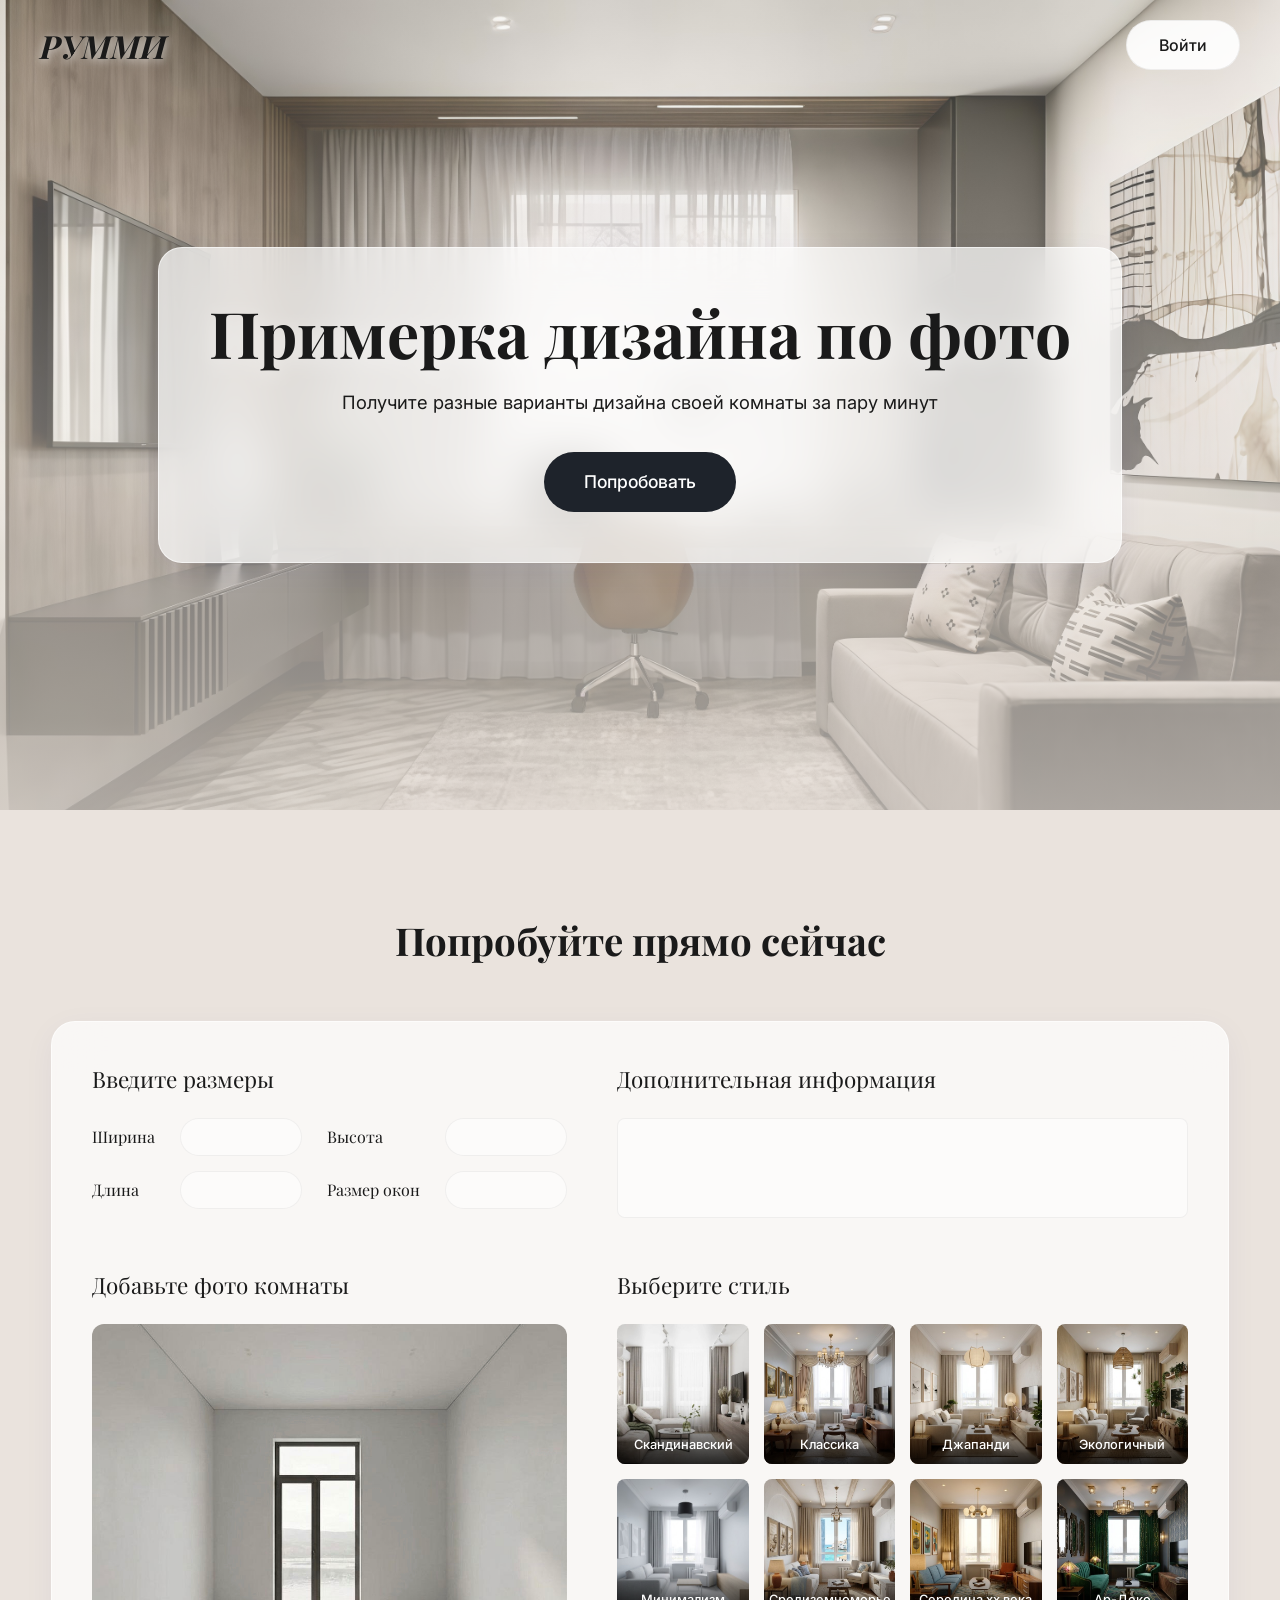
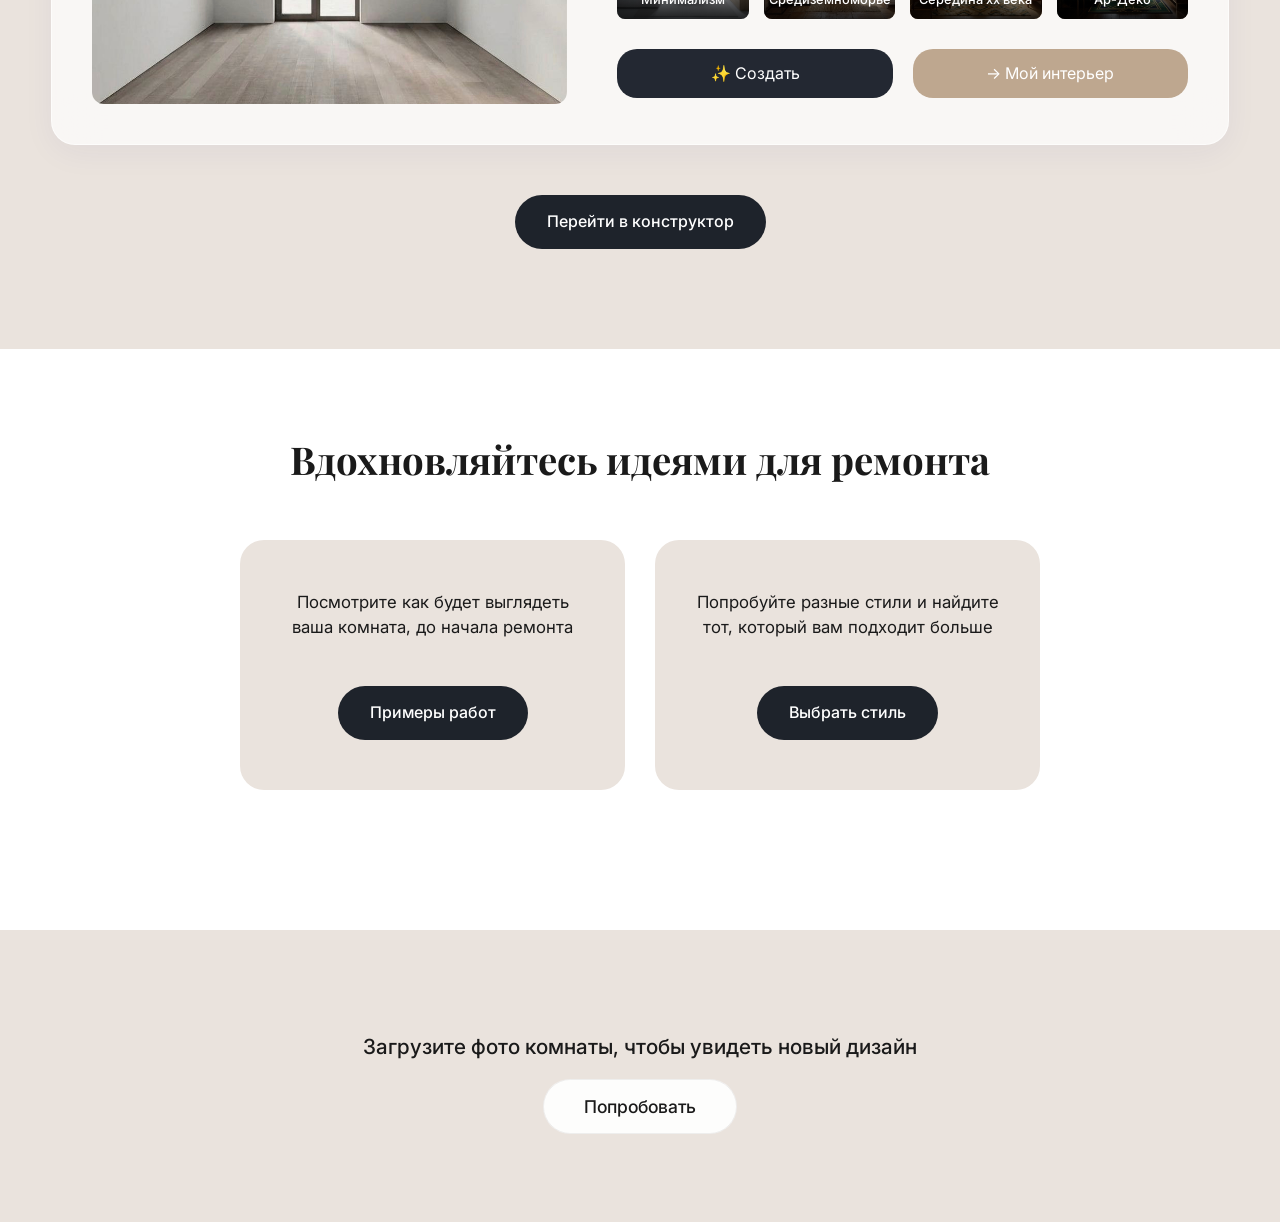
<file: index.html>
<!DOCTYPE html>
<html lang="ru">

<head>
    <meta charset="UTF-8">
    <meta name="viewport" content="width=device-width, initial-scale=1.0">
    <title>РУММИ — Примерка дизайна по фото</title>
    <link rel="preconnect" href="https://fonts.googleapis.com">
    <link rel="preconnect" href="https://fonts.gstatic.com" crossorigin>
    <link
        href="https://fonts.googleapis.com/css2?family=Inter:wght@400;500&family=Playfair+Display:ital,wght@0,700;1,700&display=swap"
        rel="stylesheet">
    <link rel="stylesheet" href="index.css?v=1.1">
    <style>
        .hero {
            position: relative;
            height: 90vh;
            background: url('images/Main.jpg') center/cover no-repeat fixed;
            display: flex;
            align-items: center;
            justify-content: center;
            text-align: center;
            overflow: hidden;
        }


        .hero::before {
            content: '';
            position: absolute;
            inset: 0;
            background: linear-gradient(to bottom, rgba(234, 227, 221, 0.2), rgba(234, 227, 221, 0.7));
        }

        .hero-content {
            position: relative;
            z-index: 1;
            max-width: 1200px;
            padding: 50px;
            border-radius: var(--radius-lg);
        }

        .hero h1 {
            margin-bottom: 20px;
            text-shadow: 0 4px 20px rgba(255, 255, 255, 0.5);
        }

        .hero p {
            font-size: 1.15rem;
            margin-bottom: 35px;
            color: var(--text-dark);
            opacity: 0.9;
        }

        .section-preview {
            padding: 100px 20px;
            text-align: center;
            background: var(--primary-bg);
            position: relative;
            z-index: 2;
            overflow: hidden;
        }

        .section-preview h2 {
            margin-bottom: 50px;
        }

        .preview-wrapper {
            width: 100%;
            display: flex;
            justify-content: center;
        }

        .preview-mockup {
            width: 95%;
            max-width: 1300px;
            border-radius: var(--radius-lg);
            padding: 40px;
            pointer-events: none;
            /* Неинтерактивно */
            user-select: none;
            text-align: left;
            /* На десктопе немного масштабируем, чтобы поместилось элегантно */
            transform: scale(0.85);
            transform-origin: top center;
            margin-bottom: -50px;
        }

        /* Стили мокапа (обновленная копия из create.html) */
        .mockup-grid {
            display: grid;
            grid-template-columns: 1fr 1.2fr;
            gap: 50px;
        }

        .mock-title {
            font-family: var(--font-heading);
            font-size: 1.4rem;
            margin-bottom: 20px;
            color: var(--text-dark);
        }

        .mock-sizes-grid {
            display: grid;
            grid-template-columns: auto 1fr auto 1fr;
            gap: 15px 25px;
            align-items: center;
        }

        .mock-sizes-grid label {
            font-family: var(--font-heading);
            font-size: 1rem;
            color: var(--text-dark);
        }

        .mock-input {
            background: rgba(255, 255, 255, 0.5);
            border-radius: 20px;
            height: 38px;
            width: 100%;
            border: 1px solid rgba(0, 0, 0, 0.05);
        }

        .mock-textarea {
            background: rgba(255, 255, 255, 0.5);
            border-radius: 8px;
            height: 100px;
            width: 100%;
            border: 1px solid rgba(0, 0, 0, 0.05);
        }

        .mock-upload {
            background: rgba(255, 255, 255, 0.5);
            border: 2px dashed rgba(0, 0, 0, 0.15);
            height: 380px;
            border-radius: 12px;
            display: flex;
            flex-direction: column;
            align-items: center;
            justify-content: center;
            color: #666;
            font-family: var(--font-heading);
            font-size: 1.1rem;
        }

        .mock-upload .mock-icon {
            font-size: 3rem;
            margin-bottom: 15px;
        }

        .mock-styles-grid {
            display: grid;
            grid-template-columns: repeat(4, 1fr);
            gap: 15px;
            margin-bottom: 30px;
        }

        .mock-style-card {
            position: relative;
            border-radius: 8px;
            overflow: hidden;
            height: 140px;
        }

        .mock-style-card img {
            width: 100%;
            height: 100%;
            object-fit: cover;
        }

        .mock-style-name {
            position: absolute;
            bottom: 0;
            left: 0;
            width: 100%;
            background: linear-gradient(transparent, rgba(0, 0, 0, 0.8));
            color: #fff;
            font-size: 0.8rem;
            text-align: center;
            padding: 20px 4px 8px;
            font-weight: 500;
        }

        .mock-buttons {
            display: flex;
            gap: 20px;
        }

        .mock-btn-dark {
            background: #232832;
            color: #fff;
            padding: 12px 20px;
            border-radius: 20px;
            flex: 1;
            text-align: center;
        }

        .mock-btn-light {
            background: #bea78f;
            color: #fff;
            padding: 12px 20px;
            border-radius: 20px;
            flex: 1;
            text-align: center;
        }

        .inspiration {
            text-align: center;
            padding: 80px 20px;
            background: var(--white);
        }

        .inspiration h2 {
            margin-bottom: 50px;
        }

        .cards-grid {
            display: grid;
            grid-template-columns: 1fr 1fr;
            gap: 30px;
            max-width: 800px;
            margin: 0 auto 60px;
        }

        .card {
            background: var(--primary-bg);
            padding: 50px 40px;
            border-radius: var(--radius-lg);
            display: flex;
            flex-direction: column;
            justify-content: space-between;
            align-items: center;
            min-height: 250px;
        }

        .card p {
            font-size: 1.05rem;
            margin-bottom: 30px;
            color: var(--text-dark);
            line-height: 1.5;
        }

        .final-cta {
            text-align: center;
            padding: 100px 20px;
            background: var(--primary-bg);
        }

        .final-cta p {
            font-size: 1.3rem;
            margin-bottom: 30px;
            font-weight: 500;
        }

        /* Навигация */
        nav {
            display: flex;
            justify-content: space-between;
            align-items: center;
            padding: 20px 40px;
            position: absolute;
            top: 0;
            left: 0;
            width: 100%;
            z-index: 10;
        }

        .logo {
            font-family: var(--font-heading);
            font-size: 2rem;
            font-style: italic;
            font-weight: 700;
            text-shadow: 0 2px 10px rgba(255, 255, 255, 0.8);
        }

        /* Адаптивность для главной страницы (включая мокап) */
        @media (max-width: 1100px) {
            .mockup-grid {
                grid-template-columns: 1fr;
                gap: 30px;
            }

            .mock-upload {
                height: 250px;
            }

            .preview-mockup {
                transform: scale(0.9);
                margin-bottom: -50px;
                padding: 30px;
            }
        }

        @media (max-width: 768px) {
            .cards-grid {
                grid-template-columns: 1fr;
            }

            .mock-sizes-grid {
                grid-template-columns: 1fr;
                gap: 10px;
            }

            .mock-styles-grid {
                grid-template-columns: repeat(2, 1fr);
            }

            .mock-buttons {
                flex-direction: column;
            }

            .mock-style-card {
                height: 120px;
            }

            .preview-mockup {
                transform: scale(1);
                margin-bottom: 0;
                width: 100%;
                padding: 20px;
            }

            .hero-content {
                padding: 30px;
            }
        }
    </style>
</head>

<body>
    <nav class="fade-in">
        <a href="index.html" class="logo">РУММИ</a>
        <div class="nav-right">
            <a href="auth.html" class="btn-light hover-card">Войти</a>
        </div>
    </nav>

    <main>
        <section class="hero">
            <div class="hero-content glass-panel fade-in delay-1">
                <h1 class="stagger-item" style="animation-delay: 0.2s;">Примерка дизайна по фото</h1>
                <p class="stagger-item" style="animation-delay: 0.3s;">Получите разные варианты дизайна своей комнаты за
                    пару минут</p>
                <div class="stagger-item" style="animation-delay: 0.4s;">
                    <a href="create.html" class="btn-dark hover-card"
                        style="font-size: 1.1rem; padding: 16px 40px;">Попробовать</a>
                </div>
            </div>
        </section>

        <section class="section-preview">
            <h2 class="scroll-reveal">Попробуйте прямо сейчас</h2>

            <div class="preview-wrapper">
                <div class="preview-mockup glass-panel scroll-reveal delay-1">
                    <div class="mockup-grid">
                        <!-- Top Left -->
                        <div>
                            <div class="mock-title">Введите размеры</div>
                            <div class="mock-sizes-grid">
                                <label>Ширина</label>
                                <div class="mock-input"></div>
                                <label>Высота</label>
                                <div class="mock-input"></div>
                                <label>Длина</label>
                                <div class="mock-input"></div>
                                <label>Размер окон</label>
                                <div class="mock-input"></div>
                            </div>
                        </div>
                        <!-- Top Right -->
                        <div>
                            <div class="mock-title">Дополнительная информация</div>
                            <div class="mock-textarea"></div>
                        </div>
                        <!-- Bottom Left -->
                        <div>
                            <div class="mock-title">Добавьте фото комнаты</div>
                            <div class="mock-upload" style="padding: 0; overflow: hidden; border: none;">
                                <img src="images/Пустая.jpg" style="width: 100%; height: 100%; object-fit: cover;">
                            </div>
                        </div>
                        <!-- Bottom Right -->
                        <div>
                            <div class="mock-title">Выберите стиль</div>
                            <div class="mock-styles-grid">
                                <div class="mock-style-card"><img src="images/Скандинавский.jpg">
                                    <div class="mock-style-name">Скандинавский</div>
                                </div>
                                <div class="mock-style-card"><img src="images/Классика.jpg">
                                    <div class="mock-style-name">Классика</div>
                                </div>
                                <div class="mock-style-card"><img src="images/Джапанди.jpg">
                                    <div class="mock-style-name">Джапанди</div>
                                </div>
                                <div class="mock-style-card"><img src="images/Экологичный.jpg">
                                    <div class="mock-style-name">Экологичный</div>
                                </div>
                                <div class="mock-style-card"><img src="images/Минимализм.jpg">
                                    <div class="mock-style-name">Минимализм</div>
                                </div>
                                <div class="mock-style-card"><img src="images/Средиземноморский.jpg">
                                    <div class="mock-style-name">Средиземноморье</div>
                                </div>
                                <div class="mock-style-card"><img src="images/Середина 20 века.jpg">
                                    <div class="mock-style-name">Середина xx века</div>
                                </div>
                                <div class="mock-style-card"><img src="images/Ар-деко.jpg">
                                    <div class="mock-style-name">Ар-Деко</div>
                                </div>
                            </div>
                            <div class="mock-buttons">
                                <div class="mock-btn-dark">✨ Создать</div>
                                <div class="mock-btn-light">→ Мой интерьер</div>
                            </div>
                        </div>
                    </div>
                </div>
            </div>

            <a href="create.html" class="btn-dark hover-card scroll-reveal delay-2"
                style="margin-top: 100px; position: relative; z-index: 2;">Перейти в конструктор</a>
        </section>

        <section class="inspiration">
            <h2 class="scroll-reveal">Вдохновляйтесь идеями для ремонта</h2>
            <div class="cards-grid">
                <div class="card hover-card scroll-reveal delay-1">
                    <p>Посмотрите как будет выглядеть ваша комната, до начала ремонта</p>
                    <a href="gallery.html" class="btn-dark">Примеры работ</a>
                </div>
                <div class="card hover-card scroll-reveal delay-2">
                    <p>Попробуйте разные стили и найдите тот, который вам подходит больше</p>
                    <a href="create.html" class="btn-dark">Выбрать стиль</a>
                </div>
            </div>
        </section>

        <section class="final-cta">
            <p class="scroll-reveal">Загрузите фото комнаты, чтобы увидеть новый дизайн</p>
            <div class="scroll-reveal delay-1">
                <a href="create.html" class="btn-light hover-card"
                    style="font-size: 1.1rem; padding: 16px 40px;">Попробовать</a>
            </div>
        </section>
    </main>

    <script src="main.js"></script>
</body>

</html>
</file>
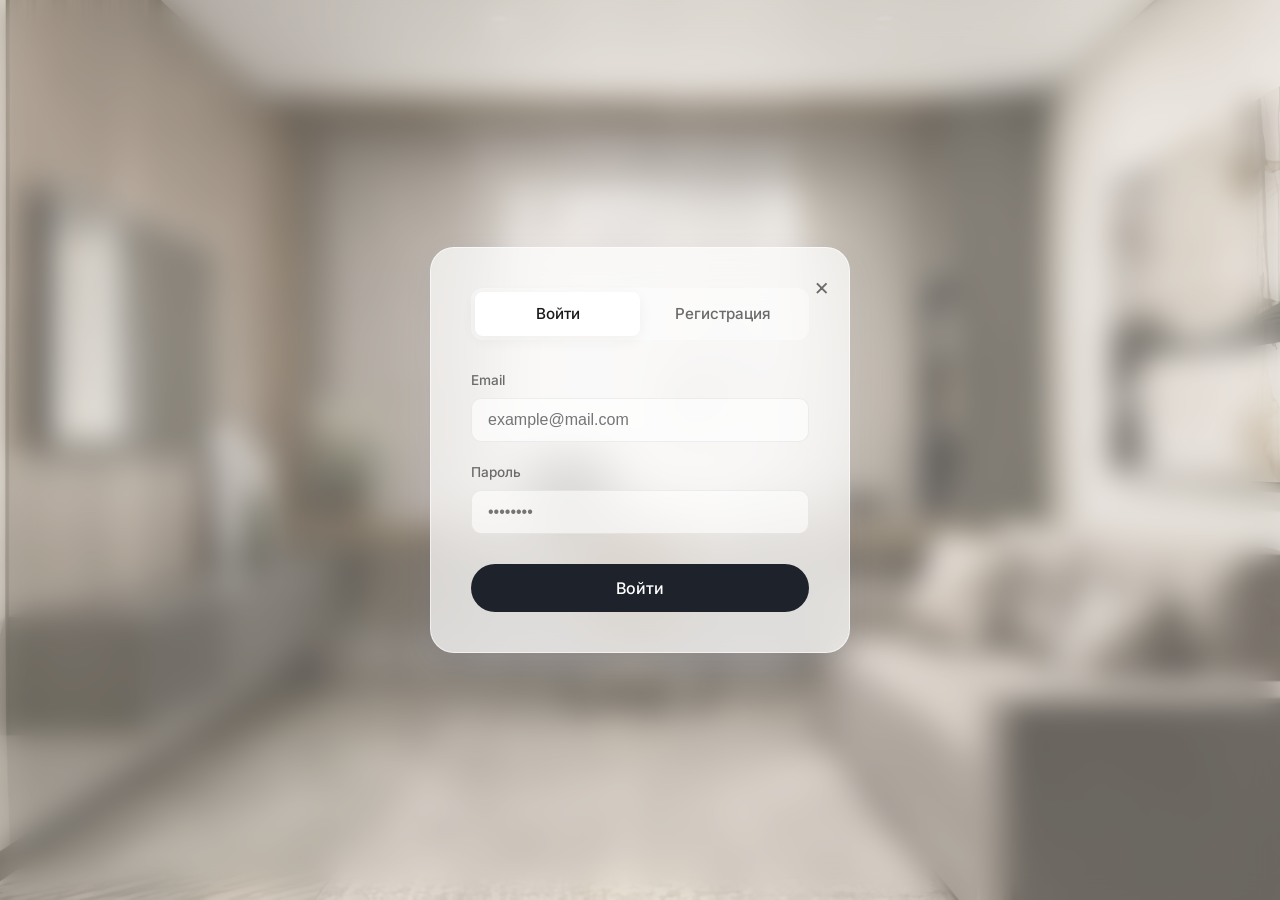
<file: auth.html>
<!DOCTYPE html>
<html lang="ru">
<head>
    <meta charset="UTF-8">
    <meta name="viewport" content="width=device-width, initial-scale=1.0">
    <title>Вход / Регистрация</title>
    <link href="https://fonts.googleapis.com/css2?family=Inter:wght@400;500&family=Playfair+Display:wght@700&display=swap" rel="stylesheet">
    <link rel="stylesheet" href="index.css">
    <style>
        body {
            background: url('images/Main.jpg') center/cover no-repeat fixed;
            display: flex;
            align-items: center;
            justify-content: center;
            height: 100vh;
            overflow: hidden;
        }
        .modal-overlay {
            position: absolute;
            inset: 0;
            background: rgba(234, 227, 221, 0.4);
            backdrop-filter: blur(15px);
        }
        .auth-box {
            position: relative;
            width: 420px;
            padding: 40px;
            border-radius: var(--radius-lg);
            z-index: 1;
        }
        .close-btn {
            position: absolute;
            top: 20px;
            right: 20px;
            font-size: 1.5rem;
            color: var(--text-muted);
            cursor: pointer;
            text-decoration: none;
            transition: var(--transition);
        }
        .close-btn:hover { transform: scale(1.1) rotate(90deg); color: var(--text-dark); }
        
        .tabs {
            display: flex;
            background: rgba(255,255,255,0.4);
            border-radius: 12px;
            padding: 4px;
            margin-bottom: 30px;
        }
        .tab {
            flex: 1;
            text-align: center;
            padding: 10px;
            border-radius: 8px;
            font-weight: 500;
            font-size: 0.95rem;
            cursor: pointer;
            color: var(--text-muted);
            transition: var(--transition);
        }
        .tab.active {
            background: var(--white);
            color: var(--text-dark);
            box-shadow: 0 4px 15px rgba(0,0,0,0.05);
        }
        .submit-btn {
            width: 100%;
            margin-top: 10px;
        }
    </style>
</head>
<body>
    <div class="modal-overlay"></div>
    
    <div class="auth-box glass-panel fade-in">
        <a href="index.html" class="close-btn">&times;</a>
        
        <div class="tabs stagger-item" style="animation-delay: 0.1s;">
            <div class="tab active" id="tabLogin" onclick="switchTab('login')">Войти</div>
            <div class="tab" id="tabRegister" onclick="switchTab('register')">Регистрация</div>
        </div>

        <form class="auth-form stagger-item" style="animation-delay: 0.2s;" onsubmit="event.preventDefault(); window.location.href='create.html';">
            <div class="input-group">
                <label>Email</label>
                <input type="email" placeholder="example@mail.com" required>
            </div>
            <div class="input-group">
                <label>Пароль</label>
                <input type="password" placeholder="••••••••" required>
            </div>
            <button type="submit" class="btn-dark submit-btn hover-card" id="submitBtn">Войти</button>
        </form>
    </div>

    <script>
        function switchTab(tab) {
            const btn = document.getElementById('submitBtn');
            const tabLogin = document.getElementById('tabLogin');
            const tabRegister = document.getElementById('tabRegister');
            
            if (tab === 'login') {
                tabLogin.classList.add('active');
                tabRegister.classList.remove('active');
                btn.textContent = 'Войти';
            } else {
                tabRegister.classList.add('active');
                tabLogin.classList.remove('active');
                btn.textContent = 'Зарегистрироваться';
            }
        }
    </script>
</body>
</html>
</file>
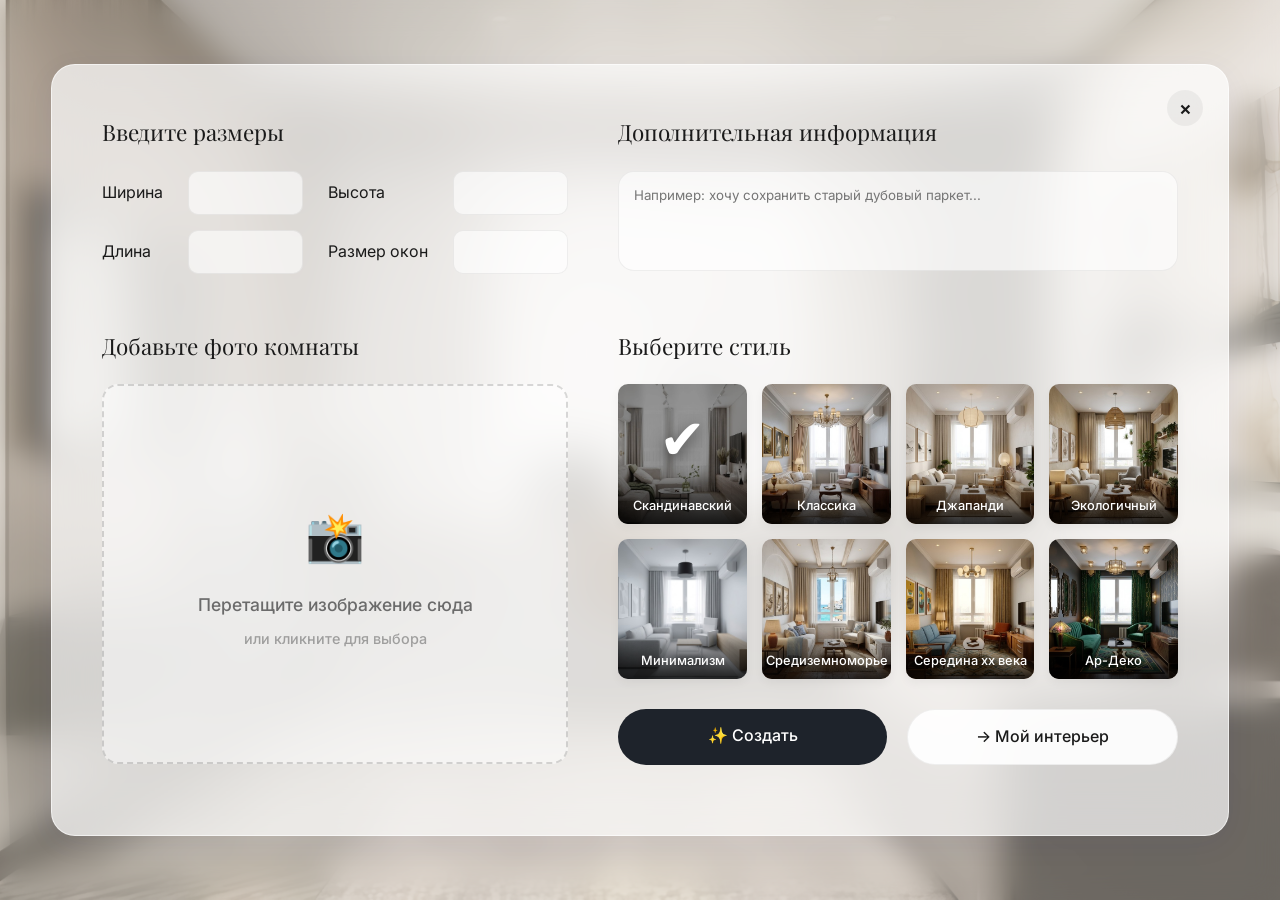
<file: create.html>
<!DOCTYPE html>
<html lang="ru">
<head>
    <meta charset="UTF-8">
    <meta name="viewport" content="width=device-width, initial-scale=1.0">
    <title>Создание дизайна</title>
    <link href="https://fonts.googleapis.com/css2?family=Inter:wght@400;500;600&family=Playfair+Display:wght@700&display=swap" rel="stylesheet">
    <link rel="stylesheet" href="index.css?v=1.1">
    <style>
        body {
            display: flex;
            align-items: center;
            justify-content: center;
            min-height: 100vh;
            padding: 20px;
            background: url('images/Main.jpg') center/cover no-repeat fixed;
        }
        .modal-overlay {
            position: fixed;
            inset: 0;
            background: rgba(234, 227, 221, 0.4);
            backdrop-filter: blur(15px);
            z-index: 0;
        }
        .create-modal {
            width: 95%;
            max-width: 1300px; /* Увеличено с 1000px для большей видимости */
            padding: 50px;
            position: relative;
            z-index: 1;
            border-radius: var(--radius-lg);
            max-height: 95vh;
            overflow-y: auto; /* Добавлен скролл для мобильных */
        }
        .create-modal::-webkit-scrollbar {
            width: 8px;
        }
        .create-modal::-webkit-scrollbar-thumb {
            background: rgba(0,0,0,0.1);
            border-radius: 10px;
        }
        .close-btn {
            position: absolute;
            top: 25px;
            right: 25px;
            width: 36px;
            height: 36px;
            background: rgba(0,0,0,0.05);
            border-radius: 50%;
            display: flex;
            align-items: center;
            justify-content: center;
            color: var(--text-dark);
            text-decoration: none;
            font-weight: 600;
            font-size: 1.2rem;
            transition: var(--transition-bounce);
            z-index: 10;
        }
        .close-btn:hover {
            background: rgba(0,0,0,0.1);
            transform: scale(1.1) rotate(90deg);
        }
        
        .grid-layout {
            display: grid;
            grid-template-columns: 1fr 1.2fr; /* Правая колонка со стилями чуть шире */
            gap: 50px;
            margin-bottom: 20px;
        }

        .section-title {
            font-family: var(--font-heading);
            font-size: 1.4rem;
            margin-bottom: 20px;
            color: var(--text-dark);
        }

        /* Top Left: Inputs */
        .sizes-grid {
            display: grid;
            grid-template-columns: auto 1fr auto 1fr;
            gap: 15px 25px;
            align-items: center;
        }

        /* Top Right: Additional Info */
        .textarea-box {
            background: var(--input-bg);
            border-radius: var(--radius-md);
            height: 100px;
            width: 100%;
            border: 1px solid var(--border-color);
            outline: none;
            padding: 15px;
            resize: none;
            font-family: var(--font-body);
            transition: var(--transition);
        }
        .textarea-box:focus {
            background: var(--white);
            box-shadow: 0 0 0 4px rgba(0,0,0,0.03);
        }

        /* Bottom Left: Upload Area */
        .upload-area {
            background: rgba(255,255,255,0.5);
            border: 2px dashed rgba(0,0,0,0.15);
            height: 380px; /* Увеличено для баланса */
            border-radius: var(--radius-md);
            display: flex;
            flex-direction: column;
            align-items: center;
            justify-content: center;
            color: var(--text-muted);
            font-family: var(--font-body);
            font-weight: 500;
            font-size: 1.1rem;
            cursor: pointer;
            transition: var(--transition-bounce);
        }
        .upload-area:hover {
            background: rgba(255,255,255,0.8);
            border-color: var(--text-dark);
            transform: translateY(-4px);
            box-shadow: var(--shadow-soft);
        }
        .upload-icon {
            font-size: 3rem;
            margin-bottom: 15px;
            transition: transform 0.3s ease;
        }
        .upload-area:hover .upload-icon {
            transform: translateY(-5px);
        }

        /* Bottom Right: Styles */
        .styles-grid {
            display: grid;
            grid-template-columns: repeat(4, 1fr);
            gap: 15px;
            margin-bottom: 30px;
        }
        .style-card {
            position: relative;
            border-radius: var(--radius-sm);
            overflow: hidden;
            height: 140px; /* Сильно увеличено для лучшей видимости дизайна */
            cursor: pointer;
            box-shadow: 0 4px 10px rgba(0,0,0,0.05);
        }
        .style-card img {
            width: 100%;
            height: 100%;
            object-fit: cover;
            transition: transform 0.6s cubic-bezier(0.16, 1, 0.3, 1);
        }
        .style-card:hover img {
            transform: scale(1.1);
        }
        .style-name {
            position: absolute;
            bottom: 0;
            left: 0;
            width: 100%;
            background: linear-gradient(transparent, rgba(0,0,0,0.8));
            color: #fff;
            font-size: 0.8rem;
            text-align: center;
            padding: 20px 4px 8px;
            font-weight: 500;
        }
        .style-card::after {
            content: '✔';
            position: absolute;
            top: 40%;
            left: 50%;
            transform: translate(-50%, -50%) scale(0);
            font-size: 3.5rem;
            color: var(--white);
            text-shadow: 0 4px 15px rgba(0,0,0,0.5);
            transition: transform 0.4s cubic-bezier(0.34, 1.56, 0.64, 1);
            opacity: 0;
        }
        .style-card.selected::after {
            transform: translate(-50%, -50%) scale(1);
            opacity: 1;
        }
        .style-card.selected img {
            filter: brightness(0.6);
        }

        .action-buttons {
            display: flex;
            gap: 20px;
        }

        /* Адаптивность (Responsiveness) */
        @media (max-width: 1100px) {
            .grid-layout {
                grid-template-columns: 1fr;
                gap: 30px;
            }
            .upload-area { height: 250px; }
            .create-modal { padding: 30px; }
        }

        @media (max-width: 768px) {
            .sizes-grid {
                grid-template-columns: 1fr;
                gap: 10px;
            }
            .styles-grid {
                grid-template-columns: repeat(2, 1fr);
            }
            .action-buttons {
                flex-direction: column;
            }
            .style-card { height: 120px; }
        }
    </style>
</head>
<body>
    <div class="modal-overlay"></div>
    
    <div class="create-modal glass-panel fade-in">
        <a href="index.html" class="close-btn">&times;</a>
        
        <div class="grid-layout">
            <!-- Top Left -->
            <div class="stagger-item" style="animation-delay: 0.1s;">
                <div class="section-title">Введите размеры</div>
                <div class="sizes-grid">
                    <label>Ширина</label>
                    <div class="input-group" style="margin: 0;"><input type="text"></div>
                    <label>Высота</label>
                    <div class="input-group" style="margin: 0;"><input type="text"></div>
                    
                    <label>Длина</label>
                    <div class="input-group" style="margin: 0;"><input type="text"></div>
                    <label>Размер окон</label>
                    <div class="input-group" style="margin: 0;"><input type="text"></div>
                </div>
            </div>
            
            <!-- Top Right -->
            <div class="stagger-item" style="animation-delay: 0.2s;">
                <div class="section-title">Дополнительная информация</div>
                <textarea class="textarea-box" placeholder="Например: хочу сохранить старый дубовый паркет..."></textarea>
            </div>
            
            <!-- Bottom Left -->
            <div class="stagger-item" style="animation-delay: 0.3s;">
                <div class="section-title">Добавьте фото комнаты</div>
                <div class="upload-area" onclick="document.getElementById('fileInput').click()">
                    <div class="upload-icon">📸</div>
                    <span id="uploadText">Перетащите изображение сюда</span>
                    <span style="font-size: 0.9rem; opacity: 0.6; margin-top: 8px;">или кликните для выбора</span>
                </div>
                <input type="file" id="fileInput" style="display: none;">
            </div>
            
            <!-- Bottom Right -->
            <div class="stagger-item" style="animation-delay: 0.4s;">
                <div class="section-title">Выберите стиль</div>
                <div class="styles-grid">
                    <div class="style-card selected hover-card" onclick="selectStyle(this)">
                        <img src="images/Скандинавский.jpg" alt="Скандинавский">
                        <div class="style-name">Скандинавский</div>
                    </div>
                    <div class="style-card hover-card" onclick="selectStyle(this)">
                        <img src="images/Классика.jpg" alt="Классика">
                        <div class="style-name">Классика</div>
                    </div>
                    <div class="style-card hover-card" onclick="selectStyle(this)">
                        <img src="images/Джапанди.jpg" alt="Джапанди">
                        <div class="style-name">Джапанди</div>
                    </div>
                    <div class="style-card hover-card" onclick="selectStyle(this)">
                        <img src="images/Экологичный.jpg" alt="Эко">
                        <div class="style-name">Экологичный</div>
                    </div>
                    <div class="style-card hover-card" onclick="selectStyle(this)">
                        <img src="images/Минимализм.jpg" alt="Минимализм">
                        <div class="style-name">Минимализм</div>
                    </div>
                    <div class="style-card hover-card" onclick="selectStyle(this)">
                        <img src="images/Средиземноморский.jpg" alt="Средиземноморский">
                        <div class="style-name">Средиземноморье</div>
                    </div>
                    <div class="style-card hover-card" onclick="selectStyle(this)">
                        <img src="images/Середина 20 века.jpg" alt="Mid-century">
                        <div class="style-name">Середина xx века</div>
                    </div>
                    <div class="style-card hover-card" onclick="selectStyle(this)">
                        <img src="images/Ар-деко.jpg" alt="Ар-деко">
                        <div class="style-name">Ар-Деко</div>
                    </div>
                </div>
                <div class="action-buttons">
                    <a href="#" class="btn-dark" style="flex: 1; text-align: center;" onclick="generateDesign(event)">✨ Создать</a>
                    <a href="projects.html" class="btn-light" style="flex: 1; text-align: center;">→ Мой интерьер</a>
                </div>
            </div>
        </div>
    </div>

    <script>
        function selectStyle(el) {
            document.querySelectorAll('.style-card').forEach(card => card.classList.remove('selected'));
            el.classList.add('selected');
        }

        document.getElementById('fileInput').addEventListener('change', function() {
            if(this.files.length > 0) {
                const uploadArea = document.querySelector('.upload-area');
                uploadArea.style.padding = '0';
                uploadArea.style.border = 'none';
                uploadArea.innerHTML = '<img src="images/Пустая.jpg" style="width: 100%; height: 100%; object-fit: cover; border-radius: var(--radius-md);">';
            }
        });

        function generateDesign(e) {
            e.preventDefault();
            const overlay = document.createElement('div');
            overlay.className = 'loading-overlay fade-in';
            overlay.innerHTML = `
                <div class="ai-loader"></div>
                <div class="loading-text">Генерация дизайна...</div>
                <div class="loading-subtext">Нейросеть анализирует пространство и подбирает мебель</div>
            `;
            document.body.appendChild(overlay);
            
            setTimeout(() => {
                window.location.href = 'gallery.html';
            }, 3000);
        }
    </script>
</body>
</html>
</file>
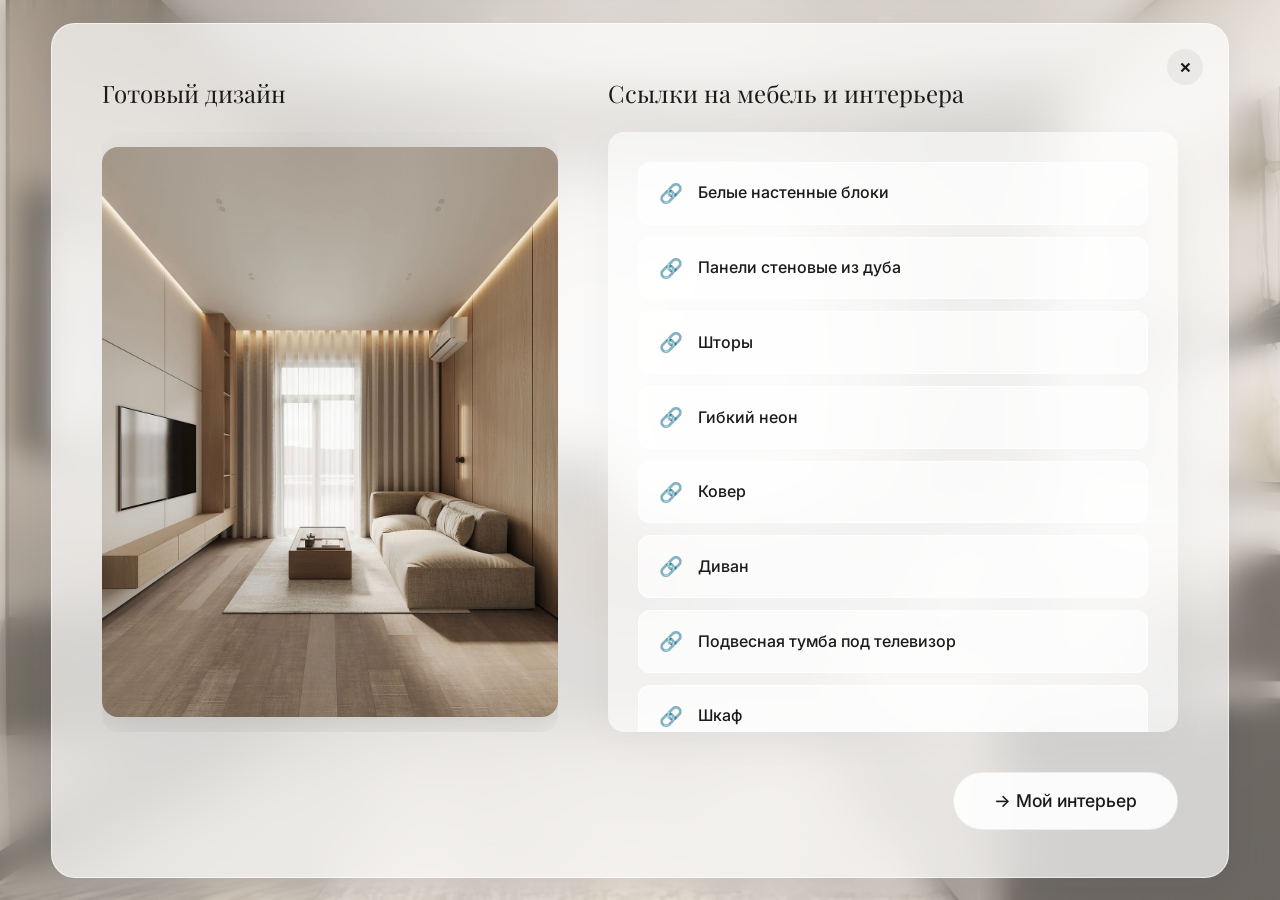
<file: gallery.html>
<!DOCTYPE html>
<html lang="ru">
<head>
    <meta charset="UTF-8">
    <meta name="viewport" content="width=device-width, initial-scale=1.0">
    <title>Готовый дизайн</title>
    <link href="https://fonts.googleapis.com/css2?family=Inter:wght@400;500;600&family=Playfair+Display:wght@700&display=swap" rel="stylesheet">
    <link rel="stylesheet" href="index.css?v=1.1">
    <style>
        body {
            display: flex;
            align-items: center;
            justify-content: center;
            min-height: 100vh;
            padding: 20px;
            background: url('images/Main.jpg') center/cover no-repeat fixed;
        }
        .modal-overlay {
            position: fixed;
            inset: 0;
            background: rgba(234, 227, 221, 0.4);
            backdrop-filter: blur(15px);
            z-index: 0;
        }
        .gallery-modal {
            width: 95%;
            max-width: 1400px;
            padding: 50px;
            position: relative;
            z-index: 1;
            border-radius: var(--radius-lg);
            max-height: 95vh;
            overflow-y: auto;
        }
        .gallery-modal::-webkit-scrollbar {
            width: 8px;
        }
        .gallery-modal::-webkit-scrollbar-thumb {
            background: rgba(0,0,0,0.1);
            border-radius: 10px;
        }
        .close-btn {
            position: absolute;
            top: 25px;
            right: 25px;
            width: 36px;
            height: 36px;
            background: rgba(0,0,0,0.05);
            border-radius: 50%;
            display: flex;
            align-items: center;
            justify-content: center;
            color: var(--text-dark);
            text-decoration: none;
            font-weight: 600;
            font-size: 1.2rem;
            transition: var(--transition-bounce);
            z-index: 10;
        }
        .close-btn:hover {
            background: rgba(0,0,0,0.1);
            transform: scale(1.1) rotate(90deg);
        }
        .grid-layout {
            display: grid;
            grid-template-columns: 1.2fr 1.5fr;
            gap: 50px;
        }
        .section-title {
            font-family: var(--font-heading);
            font-size: 1.5rem;
            margin-bottom: 20px;
            color: var(--text-dark);
        }
        .image-box {
            background: rgba(255,255,255,0.7); /* Более светлый фон для пустых мест */
            width: 100%;
            height: 600px;
            border-radius: var(--radius-md);
            overflow: hidden;
            box-shadow: inset 0 0 0 1px rgba(0,0,0,0.05);
            display: flex;
            align-items: center;
            justify-content: center;
        }
        .image-box img {
            max-width: 100%;
            max-height: 100%;
            width: auto;
            height: auto;
            object-fit: contain; 
            border-radius: var(--radius-md);
            box-shadow: 0 10px 40px rgba(0,0,0,0.1);
            transition: transform 10s ease;
        }
        .image-box:hover img {
            transform: scale(1.05);
        }
        .modal-footer {
            display: flex;
            justify-content: flex-end;
            margin-top: 40px;
        }

        /* Адаптивность (Responsiveness) */
        @media (max-width: 1100px) {
            .grid-layout {
                grid-template-columns: 1fr;
            }
            .image-box {
                height: 400px; 
            }
            .gallery-modal { padding: 30px; }
        }

        @media (max-width: 768px) {
            .image-box {
                height: 300px; 
            }
            .section-title { font-size: 1.3rem; }
        }
    </style>
</head>
<body>
    <div class="modal-overlay"></div>

    <div class="gallery-modal glass-panel fade-in">
        <a href="index.html" class="close-btn">&times;</a>
        
        <div class="grid-layout">
            <div class="left-col stagger-item" style="animation-delay: 0.1s;">
                <div class="section-title">Готовый дизайн</div>
                <div class="image-box" style="background: transparent; box-shadow: none;">
                    <img src="images/Джапанди_готовый.jpg" alt="Готовый дизайн">
                </div>
            </div>
            
            <div class="right-col stagger-item" style="animation-delay: 0.3s;">
                <div class="section-title">Ссылки на мебель и интерьера</div>
                <div class="links-box">
                    <ul class="product-list">
                        <li><a href="https://lemanapro.ru/product/listovaya-panel-mdf-gladkaya-belyy-2440x910x3-mm-222-m2-15786528/" target="_blank">Белые настенные блоки</a></li>
                        <li><a href="https://ozon.ru/t/Ixyd4Fn" target="_blank">Панели стеновые из дуба</a></li>
                        <li><a href="https://www.wildberries.ru/catalog/165018863/detail.aspx?size=274831768" target="_blank">Шторы</a></li>
                        <li><a href="https://market.yandex.ru/cc/9DpmFM" target="_blank">Гибкий неон</a></li>
                        <li><a href="https://ozon.ru/t/ZpPiMH1" target="_blank">Ковер</a></li>
                        <li><a href="https://aliexpress.ru/item/1005008995095407.html" target="_blank">Диван</a></li>
                        <li><a href="https://mebel-nsk.ru/mebeli-dlya-gostinoi/tymby-pod-tv/tymba-pod-tv-navesnaya-2-adeli/" target="_blank">Подвесная тумба под телевизор</a></li>
                        <li><a href="https://hoff.ru/catalog/spalnya/shkafy_dlya_spalni/shkafy_raspashnye/shkaf_dlya_belya_khilton_id9565977/?articul=80595483" target="_blank">Шкаф</a></li>
                        <li><a href="https://share.google/vC5cED8SESrANLZEO" target="_blank">Столик</a></li>
                        <li><a href="https://www.dns-shop.ru/product/a9f9a3ed046ad9cb/55-140-sm-televizor-tcl-55c6k-cernyj/" target="_blank">Телевизор</a></li>
                        <li><a href="https://www.dns-shop.ru/product/05b3e09139d552a6/kondicioner-nastennyj-split-sistema-ballu-bsvi-07hn8-belyj/" target="_blank">Кондиционер</a></li>
                        <li><a href="https://ozon.ru/t/4kcJdb4" target="_blank">Настенный светильник</a></li>
                    </ul>
                </div>
            </div>
        </div>

        <div class="modal-footer stagger-item" style="animation-delay: 0.5s;">
            <a href="projects.html" class="btn-light hover-card" style="font-size: 1.1rem; padding: 14px 40px;">→ Мой интерьер</a>
        </div>
    </div>
</body>
</html>
</file>
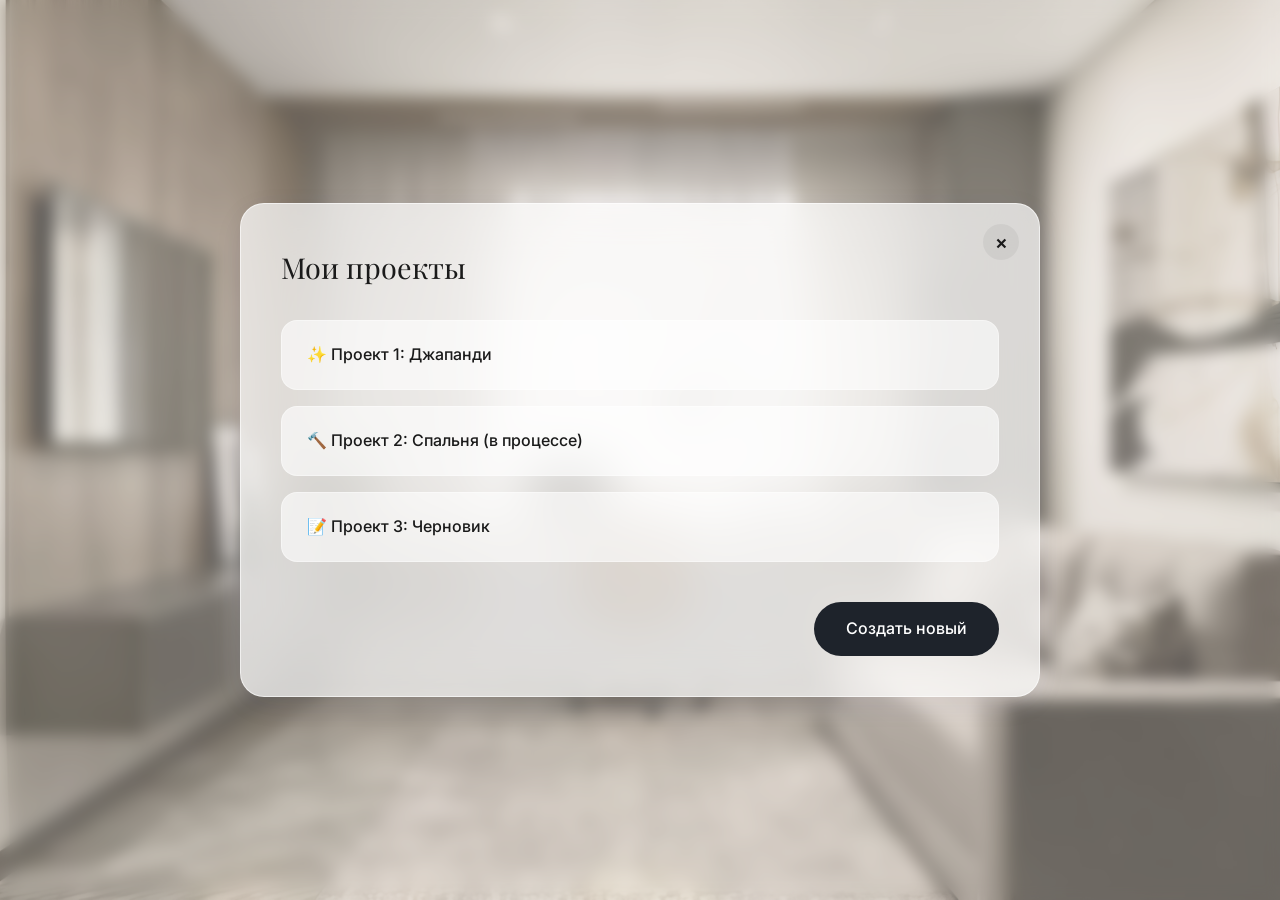
<file: projects.html>
<!DOCTYPE html>
<html lang="ru">
<head>
    <meta charset="UTF-8">
    <meta name="viewport" content="width=device-width, initial-scale=1.0">
    <title>Мои проекты</title>
    <link href="https://fonts.googleapis.com/css2?family=Inter:wght@400;500;600&family=Playfair+Display:wght@700&display=swap" rel="stylesheet">
    <link rel="stylesheet" href="index.css?v=1.1">
    <style>
        body {
            display: flex;
            align-items: center;
            justify-content: center;
            min-height: 100vh;
            padding: 20px;
            background: url('images/Main.jpg') center/cover no-repeat fixed;
        }
        .modal-overlay {
            position: fixed;
            inset: 0;
            background: rgba(234, 227, 221, 0.4);
            backdrop-filter: blur(8px);
            z-index: 0;
        }
        .projects-modal {
            width: 100%;
            max-width: 800px;
            padding: 40px;
            position: relative;
            z-index: 1;
            border-radius: var(--radius-lg);
        }
        .close-btn {
            position: absolute;
            top: 20px;
            right: 20px;
            width: 36px;
            height: 36px;
            background: rgba(0,0,0,0.05);
            border-radius: 50%;
            display: flex;
            align-items: center;
            justify-content: center;
            color: var(--text-dark);
            text-decoration: none;
            font-weight: 600;
            font-size: 1.2rem;
            transition: var(--transition-bounce);
        }
        .close-btn:hover {
            background: rgba(0,0,0,0.1);
            transform: scale(1.1) rotate(90deg);
        }
        .section-title {
            font-family: var(--font-heading);
            font-size: 1.8rem;
            margin-bottom: 30px;
            color: var(--text-dark);
        }
        
        .projects-list {
            margin-bottom: 40px;
        }
        .project-item {
            background: rgba(255,255,255,0.6);
            height: 70px;
            border-radius: var(--radius-md);
            margin-bottom: 16px;
            display: flex;
            align-items: center;
            padding: 0 25px;
            color: var(--text-dark);
            font-weight: 500;
            cursor: pointer;
            transition: var(--transition-bounce);
            border: 1px solid rgba(255,255,255,0.4);
        }
        .project-item:hover {
            background: rgba(255,255,255,0.9);
            transform: translateX(10px);
            box-shadow: var(--shadow-soft);
        }

        .modal-footer {
            display: flex;
            justify-content: flex-end;
        }
    </style>
</head>
<body>
    <div class="modal-overlay"></div>

    <div class="projects-modal glass-panel fade-in">
        <a href="index.html" class="close-btn">&times;</a>
        
        <div class="section-title stagger-item" style="animation-delay: 0.1s;">Мои проекты</div>
        
        <div class="projects-list">
            <div class="project-item stagger-item" style="animation-delay: 0.2s;" onclick="window.location.href='gallery.html'">
                ✨ Проект 1: Джапанди
            </div>
            <div class="project-item stagger-item" style="animation-delay: 0.3s;">
                🔨 Проект 2: Спальня (в процессе)
            </div>
            <div class="project-item stagger-item" style="animation-delay: 0.4s;">
                📝 Проект 3: Черновик
            </div>
        </div>

        <div class="modal-footer stagger-item" style="animation-delay: 0.5s;">
            <a href="create.html" class="btn-dark hover-card">Создать новый</a>
        </div>
    </div>
</body>
</html>
</file>
<file: index.css>
:root {
    /* Цвета с премиальным оттенком */
    --primary-bg: #EAE3DD;
    --white: #FFFFFF;
    --text-dark: #1A1A1A;
    --text-muted: #6B6B6B;
    --btn-dark: #1E232B;
    --input-bg: rgba(255, 255, 255, 0.6);
    --border-color: rgba(0, 0, 0, 0.06);
    --accent: #bda690;

    /* Типографика */
    --font-heading: 'Playfair Display', serif;
    --font-body: 'Inter', sans-serif;

    /* Анимации и скругления */
    --transition: all 0.4s cubic-bezier(0.16, 1, 0.3, 1);
    --transition-bounce: all 0.5s cubic-bezier(0.34, 1.56, 0.64, 1);
    --radius-lg: 24px;
    --radius-md: 16px;
    --radius-sm: 10px;

    /* Тени для глубины */
    --shadow-soft: 0 10px 40px rgba(0, 0, 0, 0.03);
    --shadow-hover: 0 20px 60px rgba(0, 0, 0, 0.08);
    --shadow-glass: 0 8px 32px rgba(31, 38, 135, 0.05);
}

* {
    margin: 0;
    padding: 0;
    box-sizing: border-box;
}

body {
    font-family: var(--font-body);
    background-color: var(--primary-bg);
    color: var(--text-dark);
    line-height: 1.6;
    overflow-x: hidden;
    -webkit-font-smoothing: antialiased;
    /* Сглаживание шрифтов (mac-like) */
}

h1,
h2,
h3,
h4 {
    font-family: var(--font-heading);
    font-weight: 700;
}

/* Fluid Typography (Адаптивные размеры) */
h1 {
    font-size: clamp(2.5rem, 5vw, 4.5rem);
    line-height: 1.1;
}

h2 {
    font-size: clamp(1.8rem, 3vw, 2.5rem);
}

a {
    text-decoration: none;
    color: inherit;
}

button {
    cursor: pointer;
    border: none;
    outline: none;
    font-family: var(--font-body);
    transition: var(--transition);
}

/* Матовое стекло */
.glass-panel {
    background: rgba(255, 255, 255, 0.7);
    backdrop-filter: blur(24px);
    -webkit-backdrop-filter: blur(24px);
    border: 1px solid rgba(255, 255, 255, 0.6);
    box-shadow: var(--shadow-glass);
}

/* Интерактивные карточки */
.hover-card {
    transition: var(--transition-bounce);
}

.hover-card:hover {
    transform: translateY(-8px) scale(1.02);
    box-shadow: var(--shadow-hover);
}

/* Базовые инпуты */
.input-group {
    position: relative;
    margin-bottom: 20px;
}

.input-group label {
    display: block;
    font-size: 0.85rem;
    color: var(--text-muted);
    margin-bottom: 6px;
    font-weight: 500;
    transition: var(--transition);
}

.input-group input {
    width: 100%;
    padding: 12px 16px;
    background: var(--input-bg);
    border: 1px solid var(--border-color);
    border-radius: var(--radius-sm);
    font-size: 1rem;
    transition: var(--transition);
}

.input-group input:focus {
    outline: none;
    background: var(--white);
    border-color: var(--text-dark);
    box-shadow: 0 0 0 4px rgba(0, 0, 0, 0.03);
}

/* Кнопки */
.btn-dark {
    background: var(--btn-dark);
    color: var(--white);
    padding: 14px 32px;
    border-radius: 30px;
    font-size: 1rem;
    font-weight: 500;
    transition: var(--transition-bounce);
    display: inline-block;
}

.btn-dark:hover {
    background: #000;
    transform: translateY(-3px) scale(1.02);
    box-shadow: 0 15px 30px rgba(0, 0, 0, 0.2);
}

.btn-light {
    background: rgba(255, 255, 255, 0.9);
    color: var(--text-dark);
    padding: 14px 32px;
    border-radius: 30px;
    font-size: 1rem;
    font-weight: 500;
    border: 1px solid var(--border-color);
    transition: var(--transition-bounce);
}

.btn-light:hover {
    background: #fff;
    transform: translateY(-3px) scale(1.02);
    box-shadow: var(--shadow-soft);
}

/* Анимации появления */
.fade-in {
    opacity: 0;
    transform: translateY(30px);
    animation: fadeIn 1.2s cubic-bezier(0.22, 1, 0.36, 1) forwards;
}

.delay-1 {
    animation-delay: 0.15s;
}

.delay-2 {
    animation-delay: 0.3s;
}

.delay-3 {
    animation-delay: 0.45s;
}

@keyframes fadeIn {
    to {
        opacity: 1;
        transform: translateY(0);
    }
}

/* Каскадная анимация сетки (для модалок) */
.stagger-item {
    opacity: 0;
    transform: translateY(20px);
    animation: fadeIn 0.8s cubic-bezier(0.22, 1, 0.36, 1) forwards;
}

/* Плавная анимация при скролле (без рывков) */
.scroll-reveal {
    opacity: 0;
    transform: translateY(40px);
    transition: opacity 1s cubic-bezier(0.22, 1, 0.36, 1), transform 1s cubic-bezier(0.22, 1, 0.36, 1);
    will-change: opacity, transform;
}

.scroll-reveal.is-visible {
    opacity: 1;
    transform: translateY(0);
}

/* Ссылки на товары (gallery.html) */
.links-box {
    background: rgba(255, 255, 255, 0.6);
    padding: 30px;
    border-radius: var(--radius-md);
    box-shadow: var(--shadow-soft);
    height: 600px;
    overflow-y: auto;
}

.links-box::-webkit-scrollbar {
    width: 6px;
}

.links-box::-webkit-scrollbar-thumb {
    background: rgba(0, 0, 0, 0.1);
    border-radius: 10px;
}

.product-list {
    list-style: none;
}

.product-list li {
    margin-bottom: 12px;
}

.product-list a {
    display: flex;
    align-items: center;
    background: rgba(255, 255, 255, 0.7);
    padding: 15px 20px;
    border-radius: 12px;
    color: var(--text-dark);
    text-decoration: none;
    font-weight: 500;
    transition: var(--transition-bounce);
    border: 1px solid rgba(255, 255, 255, 0.9);
}

.product-list a::before {
    content: '🔗';
    margin-right: 15px;
    font-size: 1.2rem;
}

.product-list a:hover {
    transform: translateX(5px) scale(1.02);
    background: rgba(255, 255, 255, 1);
    box-shadow: var(--shadow-soft);
}

/* Анимация загрузки ИИ (create.html) */
.loading-overlay {
    position: fixed;
    inset: 0;
    background: rgba(234, 227, 221, 0.85);
    backdrop-filter: blur(15px);
    z-index: 9999;
    display: flex;
    flex-direction: column;
    align-items: center;
    justify-content: center;
}

.ai-loader {
    width: 80px;
    height: 80px;
    border: 4px solid rgba(0, 0, 0, 0.1);
    border-top-color: var(--text-dark);
    border-radius: 50%;
    animation: spin 1s linear infinite;
    margin-bottom: 30px;
}

.loading-text {
    font-family: var(--font-heading);
    font-size: 2rem;
    color: var(--text-dark);
    margin-bottom: 10px;
}

.loading-subtext {
    font-size: 1.1rem;
    color: var(--text-muted);
}

@keyframes spin {
    to {
        transform: rotate(360deg);
    }
}
</file>
